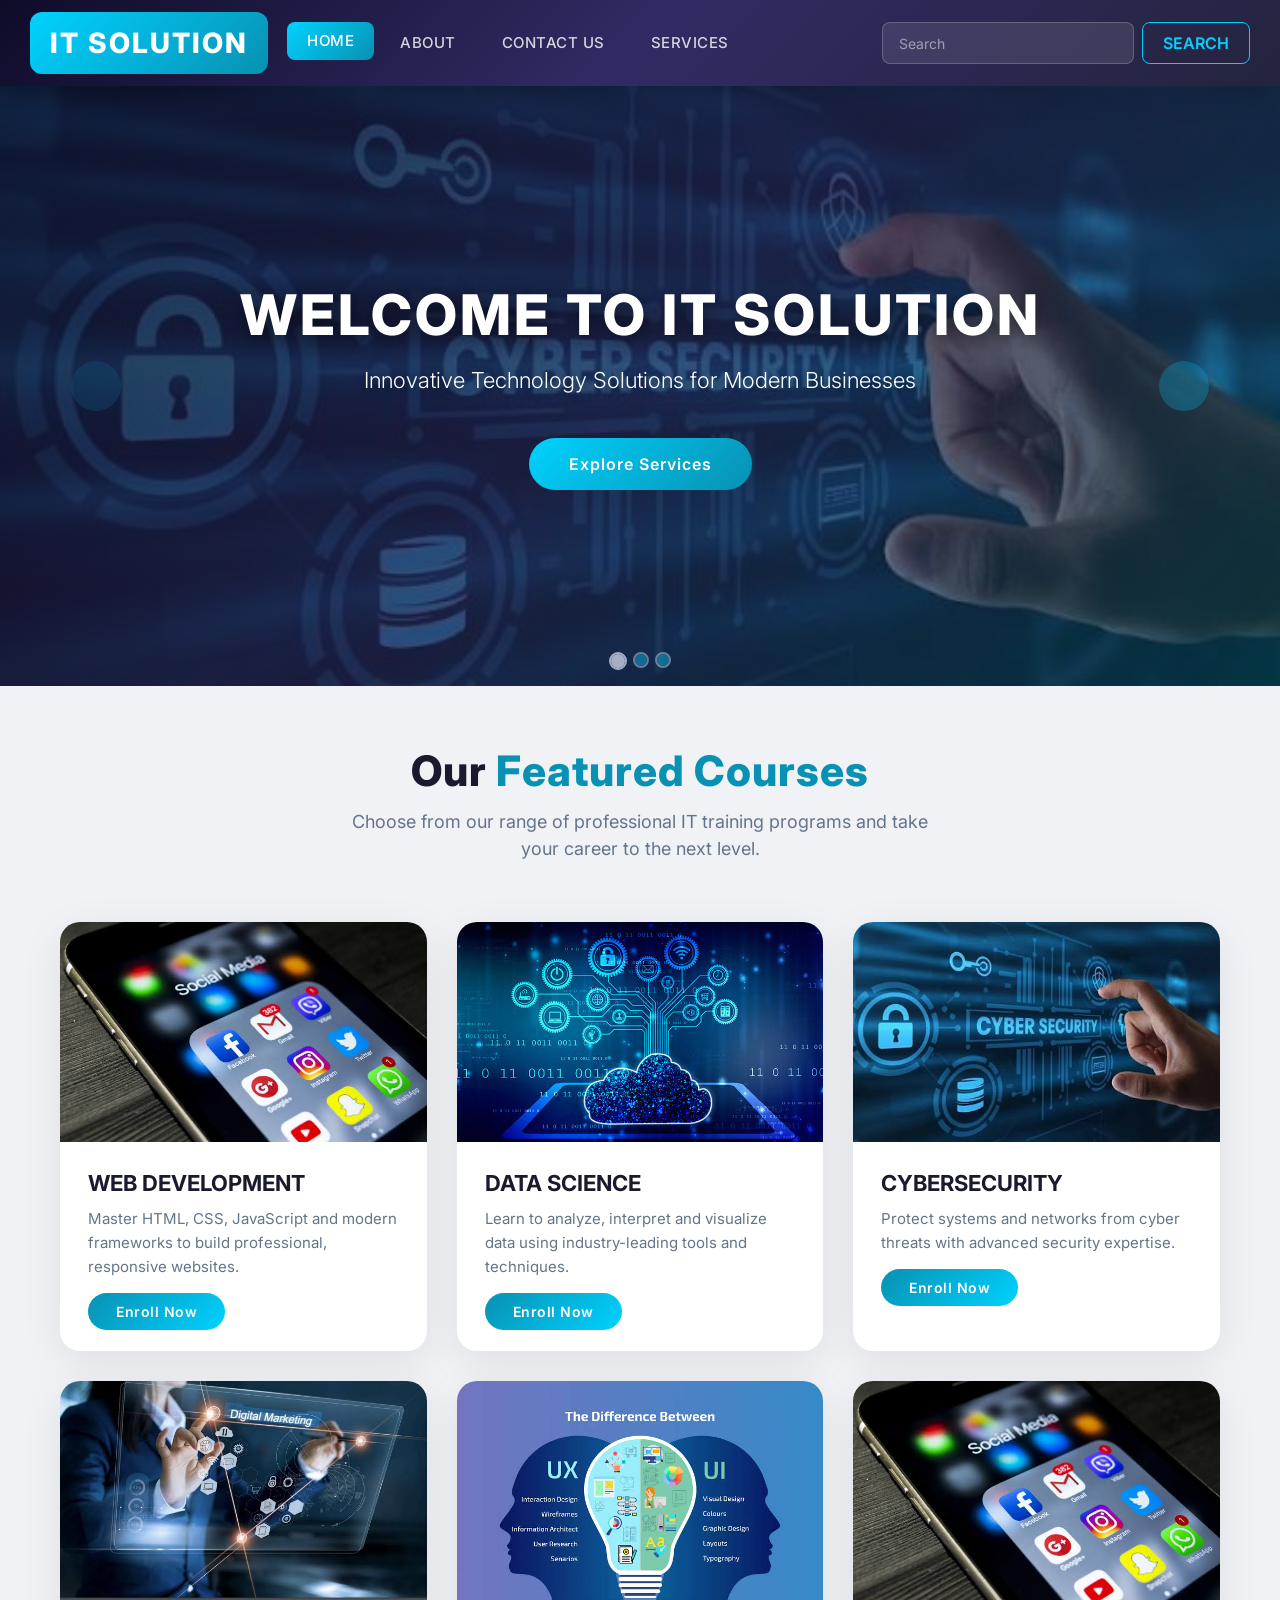
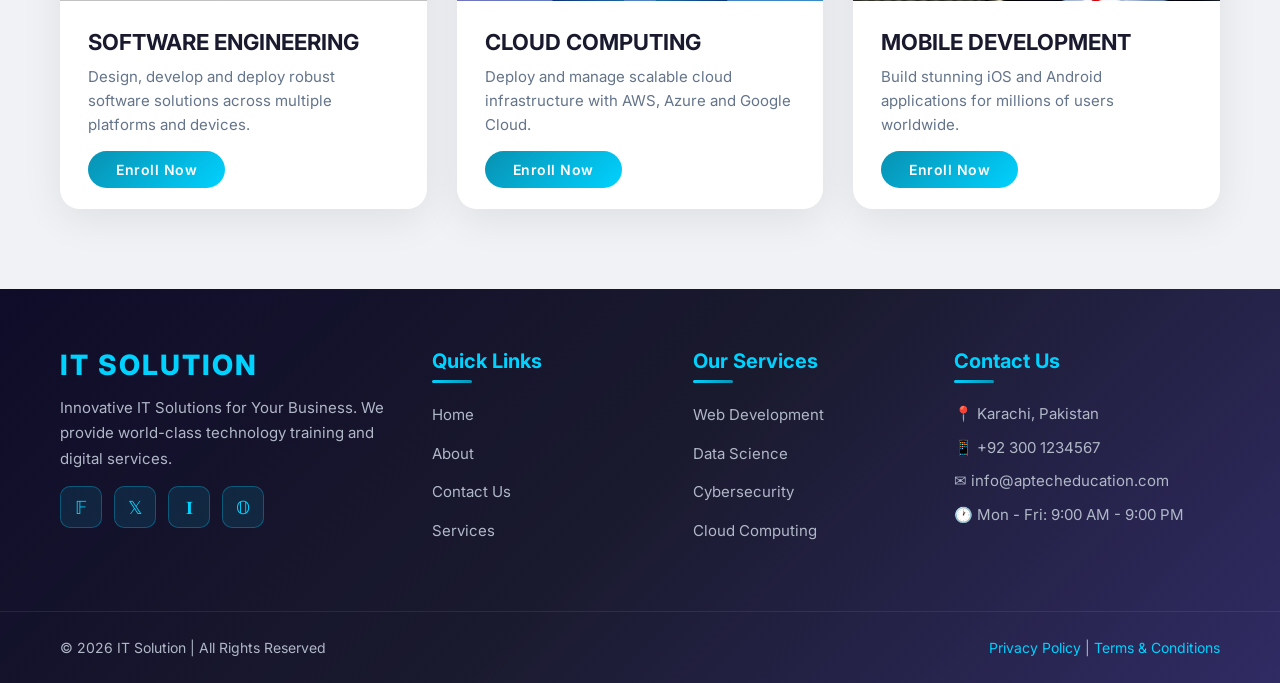
<file: index.html>
<!DOCTYPE html>
<html lang="en">
<head>
    <meta charset="UTF-8">
    <meta name="viewport" content="width=device-width, initial-scale=1.0">
    <title>IT SOLUTION | Home</title>
    <link rel="stylesheet" href="https://cdn.jsdelivr.net/npm/bootstrap@5.3.8/dist/css/bootstrap.min.css">
    <script src="https://cdn.jsdelivr.net/npm/bootstrap@5.3.8/dist/js/bootstrap.bundle.min.js"></script>
    <link rel="stylesheet" href="stlyes.css">
</head>
<body>
  <!-- ===================NAVBAR=========================== -->
  <nav class="navbar navbar-expand-lg navbar-custom">
    <div class="container-fluid">
      <a class="navbar-brand" href="#">IT SOLUTION</a>
      <button class="navbar-toggler" type="button" data-bs-toggle="collapse" data-bs-target="#navbarSupportedContent" aria-controls="navbarSupportedContent" aria-expanded="false" aria-label="Toggle navigation">
        <span class="navbar-toggler-icon"></span>
      </button>
      <div class="collapse navbar-collapse" id="navbarSupportedContent">
        <ul class="navbar-nav me-auto mb-2 mb-lg-0">
          <li class="nav-item">
            <a class="nav-link active" aria-current="page" href="index.html">HOME</a>
          </li>
          <li class="nav-item">
            <a class="nav-link" href="./pages/about.html">ABOUT</a>
          </li>
          <li class="nav-item">
            <a class="nav-link" href="./pages/contactus.html">CONTACT US</a>
          </li>
          <li class="nav-item">
            <a class="nav-link" href="./pages/services.html">SERVICES</a>
          </li>
        </ul>
        <form class="d-flex" role="search">
          <input class="form-control me-2" type="search" placeholder="Search" aria-label="Search">
          <button class="btn btn-outline-success" type="submit">SEARCH</button>
        </form>
      </div>
    </div>
  </nav>

  <!-- =======================CAROUSEL SLIDES======================== -->
  <section class="carousel-section">
    <div id="carouselExampleIndicators" class="carousel slide" data-bs-ride="carousel">
      <div class="carousel-indicators">
        <button type="button" data-bs-target="#carouselExampleIndicators" data-bs-slide-to="0" class="active" aria-current="true" aria-label="Slide 1"></button>
        <button type="button" data-bs-target="#carouselExampleIndicators" data-bs-slide-to="1" aria-label="Slide 2"></button>
        <button type="button" data-bs-target="#carouselExampleIndicators" data-bs-slide-to="2" aria-label="Slide 3"></button>
      </div>
      <div class="carousel-inner">
        <div class="carousel-item active">
          <img src="IMAGES/images (5).jpg" class="d-block w-100" alt="Technology Solutions">
        </div>
        <div class="carousel-item">
          <img src="IMAGES/images (6).jpg" class="d-block w-100" alt="IT Services">
        </div>
        <div class="carousel-item">
          <img src="IMAGES/images (4).jpg" class="d-block w-100" alt="Digital Innovation">
        </div>
      </div>
      <button class="carousel-control-prev" type="button" data-bs-target="#carouselExampleIndicators" data-bs-slide="prev">
        <span class="carousel-control-prev-icon" aria-hidden="true"></span>
        <span class="visually-hidden">Previous</span>
      </button>
      <button class="carousel-control-next" type="button" data-bs-target="#carouselExampleIndicators" data-bs-slide="next">
        <span class="carousel-control-next-icon" aria-hidden="true"></span>
        <span class="visually-hidden">Next</span>
      </button>
      <div class="carousel-overlay">
        <h1>WELCOME TO IT SOLUTION</h1>
        <p>Innovative Technology Solutions for Modern Businesses</p>
        <a href="./pages/services.html" class="btn-carousel">Explore Services</a>
      </div>
    </div>
  </section>

  <!-- =======================SECTION HEADER======================== -->
  <div class="section-header">
    <h2>Our <span>Featured Courses</span></h2>
    <p>Choose from our range of professional IT training programs and take your career to the next level.</p>
  </div>

  <!-- ========================CARDS===================================== -->
  <div class="card_container">
    <div class="card">
      <img src="IMAGES/images (2).jpg" class="card-img-top" alt="Web Development">
      <div class="card-body">
        <h5 class="card-title">WEB DEVELOPMENT</h5>
        <p class="card-text">Master HTML, CSS, JavaScript and modern frameworks to build professional, responsive websites.</p>
        <a href="./pages/services.html" class="btn-card">Enroll Now</a>
      </div>
    </div>

    <div class="card">
      <img src="IMAGES/images (4).jpg" class="card-img-top" alt="Data Science">
      <div class="card-body">
        <h5 class="card-title">DATA SCIENCE</h5>
        <p class="card-text">Learn to analyze, interpret and visualize data using industry-leading tools and techniques.</p>
        <a href="./pages/services.html" class="btn-card">Enroll Now</a>
      </div>
    </div>

    <div class="card">
      <img src="IMAGES/images (5).jpg" class="card-img-top" alt="Cybersecurity">
      <div class="card-body">
        <h5 class="card-title">CYBERSECURITY</h5>
        <p class="card-text">Protect systems and networks from cyber threats with advanced security expertise.</p>
        <a href="./pages/services.html" class="btn-card">Enroll Now</a>
      </div>
    </div>

    <div class="card">
      <img src="IMAGES/images (6).jpg" class="card-img-top" alt="Software Engineering">
      <div class="card-body">
        <h5 class="card-title">SOFTWARE ENGINEERING</h5>
        <p class="card-text">Design, develop and deploy robust software solutions across multiple platforms and devices.</p>
        <a href="./pages/services.html" class="btn-card">Enroll Now</a>
      </div>
    </div>

    <div class="card">
      <img src="IMAGES/images (3).jpg" class="card-img-top" alt="Cloud Computing">
      <div class="card-body">
        <h5 class="card-title">CLOUD COMPUTING</h5>
        <p class="card-text">Deploy and manage scalable cloud infrastructure with AWS, Azure and Google Cloud.</p>
        <a href="./pages/services.html" class="btn-card">Enroll Now</a>
      </div>
    </div>

    <div class="card">
      <img src="IMAGES/images (2).jpg" class="card-img-top" alt="Mobile Development">
      <div class="card-body">
        <h5 class="card-title">MOBILE DEVELOPMENT</h5>
        <p class="card-text">Build stunning iOS and Android applications for millions of users worldwide.</p>
        <a href="./pages/services.html" class="btn-card">Enroll Now</a>
      </div>
    </div>
  </div>

  <!-- =======================FOOTER======================== -->
  <footer class="footer">
    <div class="footer-container">
      <!-- Company Info -->
      <div class="footer-box">
        <h2>IT SOLUTION</h2>
        <p>Innovative IT Solutions for Your Business. We provide world-class technology training and digital services.</p>
        <div class="footer-social">
          <a href="#" aria-label="Facebook">&#120125;</a>
          <a href="#" aria-label="Twitter">&#120143;</a>
          <a href="#" aria-label="LinkedIn">&#120496;</a>
          <a href="#" aria-label="Instagram">&#120134;</a>
        </div>
      </div>

      <!-- Quick Links -->
      <div class="footer-box">
        <h3>Quick Links</h3>
        <ul>
          <li><a href="index.html">Home</a></li>
          <li><a href="./pages/about.html">About</a></li>
          <li><a href="./pages/contactus.html">Contact Us</a></li>
          <li><a href="./pages/services.html">Services</a></li>
        </ul>
      </div>

      <!-- Services -->
      <div class="footer-box">
        <h3>Our Services</h3>
        <ul>
          <li><a href="./pages/services.html">Web Development</a></li>
          <li><a href="./pages/services.html">Data Science</a></li>
          <li><a href="./pages/services.html">Cybersecurity</a></li>
          <li><a href="./pages/services.html">Cloud Computing</a></li>
        </ul>
      </div>

      <!-- Contact Information -->
      <div class="footer-box">
        <h3>Contact Us</h3>
        <p>&#128205; Karachi, Pakistan</p>
        <p>&#128241; +92 300 1234567</p>
        <p>&#9993; info@aptecheducation.com</p>
        <p>&#128336; Mon - Fri: 9:00 AM - 9:00 PM</p>
      </div>
    </div>

    <!-- Bottom Footer -->
    <div class="footer-bottom">
      <p>&#169; 2026 IT Solution | All Rights Reserved</p>
      <p>
        <a href="#">Privacy Policy</a> |
        <a href="#">Terms &amp; Conditions</a>
      </p>
    </div>
  </footer>
</body>
</html>
</file>
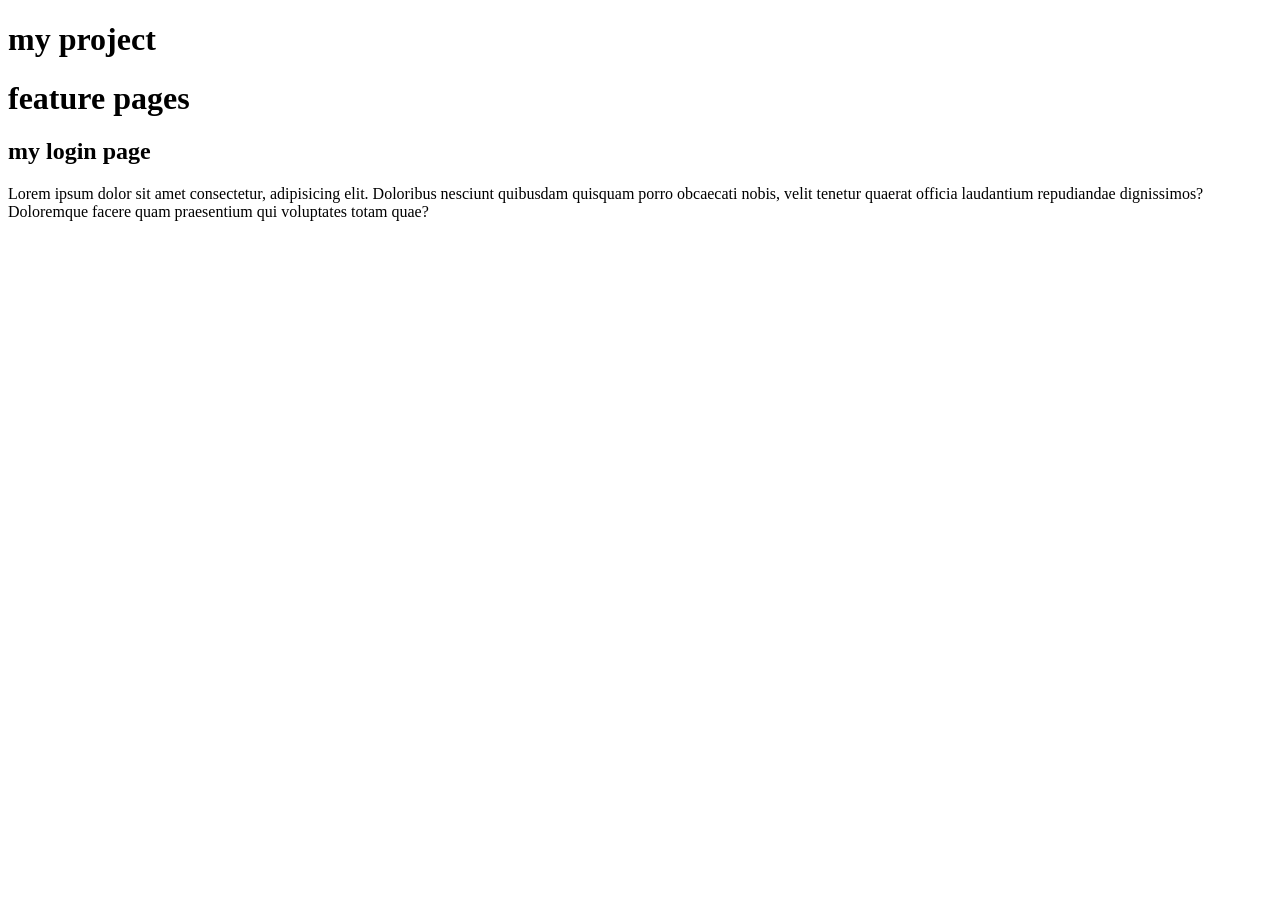
<file: login.html>
<!DOCTYPE html>
<html lang="en">
<head>
    <meta charset="UTF-8">
    <meta name="viewport" content="width=device-width, initial-scale=1.0">
    <title>Document</title>
</head>
<body>
    <h1>my project
    </h1>
    <h1>feature pages</h1>
    <h2>my login page</h2>
    <p>Lorem ipsum dolor sit amet consectetur, adipisicing elit. Doloribus nesciunt quibusdam quisquam porro obcaecati nobis, velit tenetur quaerat officia laudantium repudiandae dignissimos? Doloremque facere quam praesentium qui voluptates totam quae?</p>
</body>
</html>
</file>
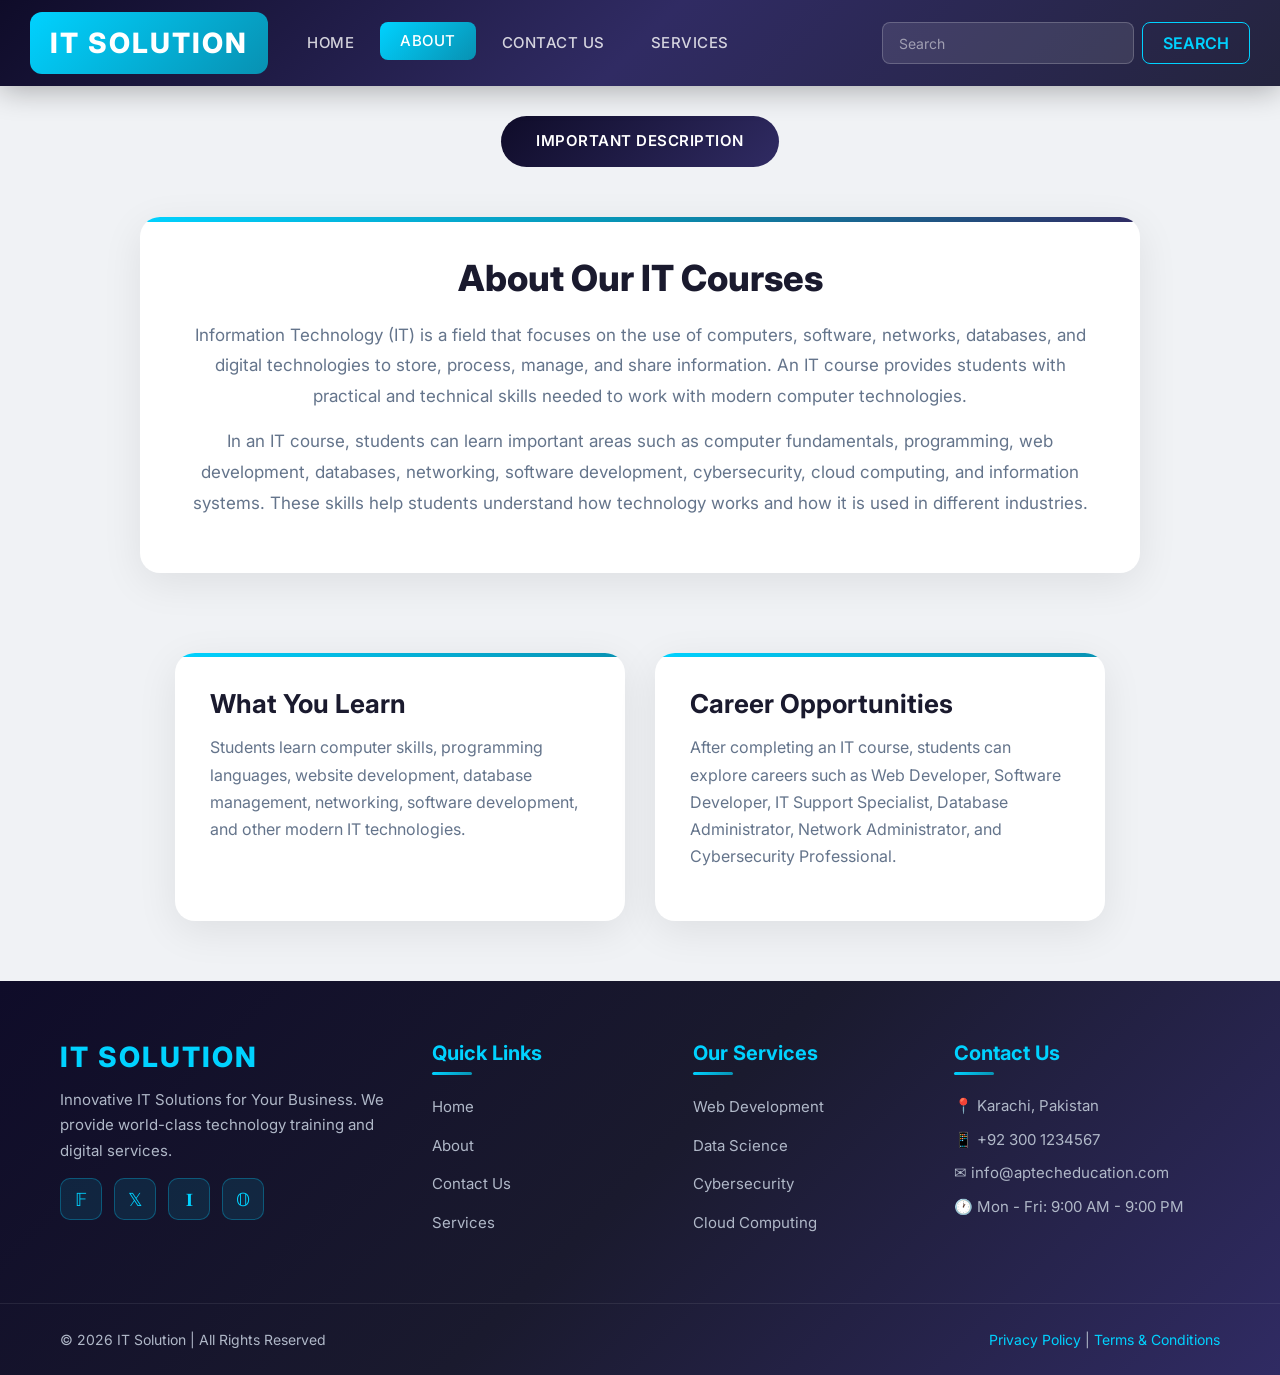
<file: pages/about.html>
<!DOCTYPE html>
<html lang="en">
<head>
    <meta charset="UTF-8">
    <meta name="viewport" content="width=device-width, initial-scale=1.0">
    <title>IT SOLUTION | About Us</title>
    <link rel="stylesheet" href="https://cdn.jsdelivr.net/npm/bootstrap@5.3.8/dist/css/bootstrap.min.css">
    <script src="https://cdn.jsdelivr.net/npm/bootstrap@5.3.8/dist/js/bootstrap.bundle.min.js"></script>
    <link rel="stylesheet" href="../stlyes.css">
</head>
<body>
    <!-- ===================NAVBAR=========================== -->
    <nav class="navbar navbar-expand-lg navbar-custom">
        <div class="container-fluid">
            <a class="navbar-brand" href="#">IT SOLUTION</a>
            <button class="navbar-toggler" type="button" data-bs-toggle="collapse" data-bs-target="#navbarSupportedContent" aria-controls="navbarSupportedContent" aria-expanded="false" aria-label="Toggle navigation">
                <span class="navbar-toggler-icon"></span>
            </button>
            <div class="collapse navbar-collapse" id="navbarSupportedContent">
                <ul class="navbar-nav me-auto mb-2 mb-lg-0">
                    <li class="nav-item">
                        <a class="nav-link" href="../index.html">HOME</a>
                    </li>
                    <li class="nav-item">
                        <a class="nav-link active" aria-current="page" href="about.html">ABOUT</a>
                    </li>
                    <li class="nav-item">
                        <a class="nav-link" href="contactus.html">CONTACT US</a>
                    </li>
                    <li class="nav-item">
                        <a class="nav-link" href="services.html">SERVICES</a>
                    </li>
                </ul>
                <form class="d-flex" role="search">
                    <input class="form-control me-2" type="search" placeholder="Search" aria-label="Search">
                    <button class="btn btn-outline-success" type="submit">SEARCH</button>
                </form>
            </div>
        </div>
    </nav>

    <!-- =====================MODAL======================= -->
    <button type="button" class="btn-open-modal" data-bs-toggle="modal" data-bs-target="#exampleModal">
        IMPORTANT DESCRIPTION
    </button>

    <div class="modal fade" id="exampleModal" tabindex="-1" aria-labelledby="exampleModalLabel" aria-hidden="true">
        <div class="modal-dialog modal-dialog-centered">
            <div class="modal-content">
                <div class="modal-header">
                    <h1 class="modal-title fs-5" id="exampleModalLabel">Importance of IT</h1>
                    <button type="button" class="btn-close" data-bs-dismiss="modal" aria-label="Close"></button>
                </div>
                <div class="modal-body">
                    Information Technology (IT) is essential because it forms the core digital foundation for modern daily life, global communication, and economic operations.
                    From cloud computing to artificial intelligence, IT powers every industry and opens endless opportunities for innovation and growth.
                </div>
                <div class="modal-footer">
                    <button type="button" class="btn-modal-close" data-bs-dismiss="modal">Close</button>
                    <button type="button" class="btn-modal-save">Save Changes</button>
                </div>
            </div>
        </div>
    </div>

    <!-- =====================ABOUT SECTION======================= -->
    <section class="about">
        <h2>About Our IT Courses</h2>
        <p>
            Information Technology (IT) is a field that focuses on the use of
            computers, software, networks, databases, and digital technologies
            to store, process, manage, and share information. An IT course
            provides students with practical and technical skills needed to
            work with modern computer technologies.
        </p>
        <p>
            In an IT course, students can learn important areas such as
            computer fundamentals, programming, web development, databases,
            networking, software development, cybersecurity, cloud computing,
            and information systems. These skills help students understand
            how technology works and how it is used in different industries.
        </p>
    </section>

    <!-- =====================MISSION & VISION======================= -->
    <section class="mission-vision">
        <div class="mission-card">
            <h2>What You Learn</h2>
            <p>
                Students learn computer skills, programming languages, website
                development, database management, networking, software
                development, and other modern IT technologies.
            </p>
        </div>

        <div class="vision-card">
            <h2>Career Opportunities</h2>
            <p>
                After completing an IT course, students can explore careers
                such as Web Developer, Software Developer, IT Support Specialist,
                Database Administrator, Network Administrator, and Cybersecurity
                Professional.
            </p>
        </div>
    </section>

    <footer class="footer">
        <div class="footer-container">
            <!-- Company Info -->
            <div class="footer-box">
                <h2>IT SOLUTION</h2>
                <p>Innovative IT Solutions for Your Business. We provide world-class technology training and digital services.</p>
                <div class="footer-social">
                    <a href="#" aria-label="Facebook">&#120125;</a>
                    <a href="#" aria-label="Twitter">&#120143;</a>
                    <a href="#" aria-label="LinkedIn">&#120496;</a>
                    <a href="#" aria-label="Instagram">&#120134;</a>
                </div>
            </div>

            <!-- Quick Links -->
            <div class="footer-box">
                <h3>Quick Links</h3>
                <ul>
                    <li><a href="../index.html">Home</a></li>
                    <li><a href="about.html">About</a></li>
                    <li><a href="contactus.html">Contact Us</a></li>
                    <li><a href="services.html">Services</a></li>
                </ul>
            </div>

            <!-- Services -->
            <div class="footer-box">
                <h3>Our Services</h3>
                <ul>
                    <li><a href="services.html">Web Development</a></li>
                    <li><a href="services.html">Data Science</a></li>
                    <li><a href="services.html">Cybersecurity</a></li>
                    <li><a href="services.html">Cloud Computing</a></li>
                </ul>
            </div>

            <!-- Contact Information -->
            <div class="footer-box">
                <h3>Contact Us</h3>
                <p>&#128205; Karachi, Pakistan</p>
                <p>&#128241; +92 300 1234567</p>
                <p>&#9993; info@aptecheducation.com</p>
                <p>&#128336; Mon - Fri: 9:00 AM - 9:00 PM</p>
            </div>
        </div>

        <!-- Bottom Footer -->
        <div class="footer-bottom">
            <p>&#169; 2026 IT Solution | All Rights Reserved</p>
            <p>
                <a href="#">Privacy Policy</a> |
                <a href="#">Terms &amp; Conditions</a>
            </p>
        </div>
    </footer>
</body>
</html>
</file>
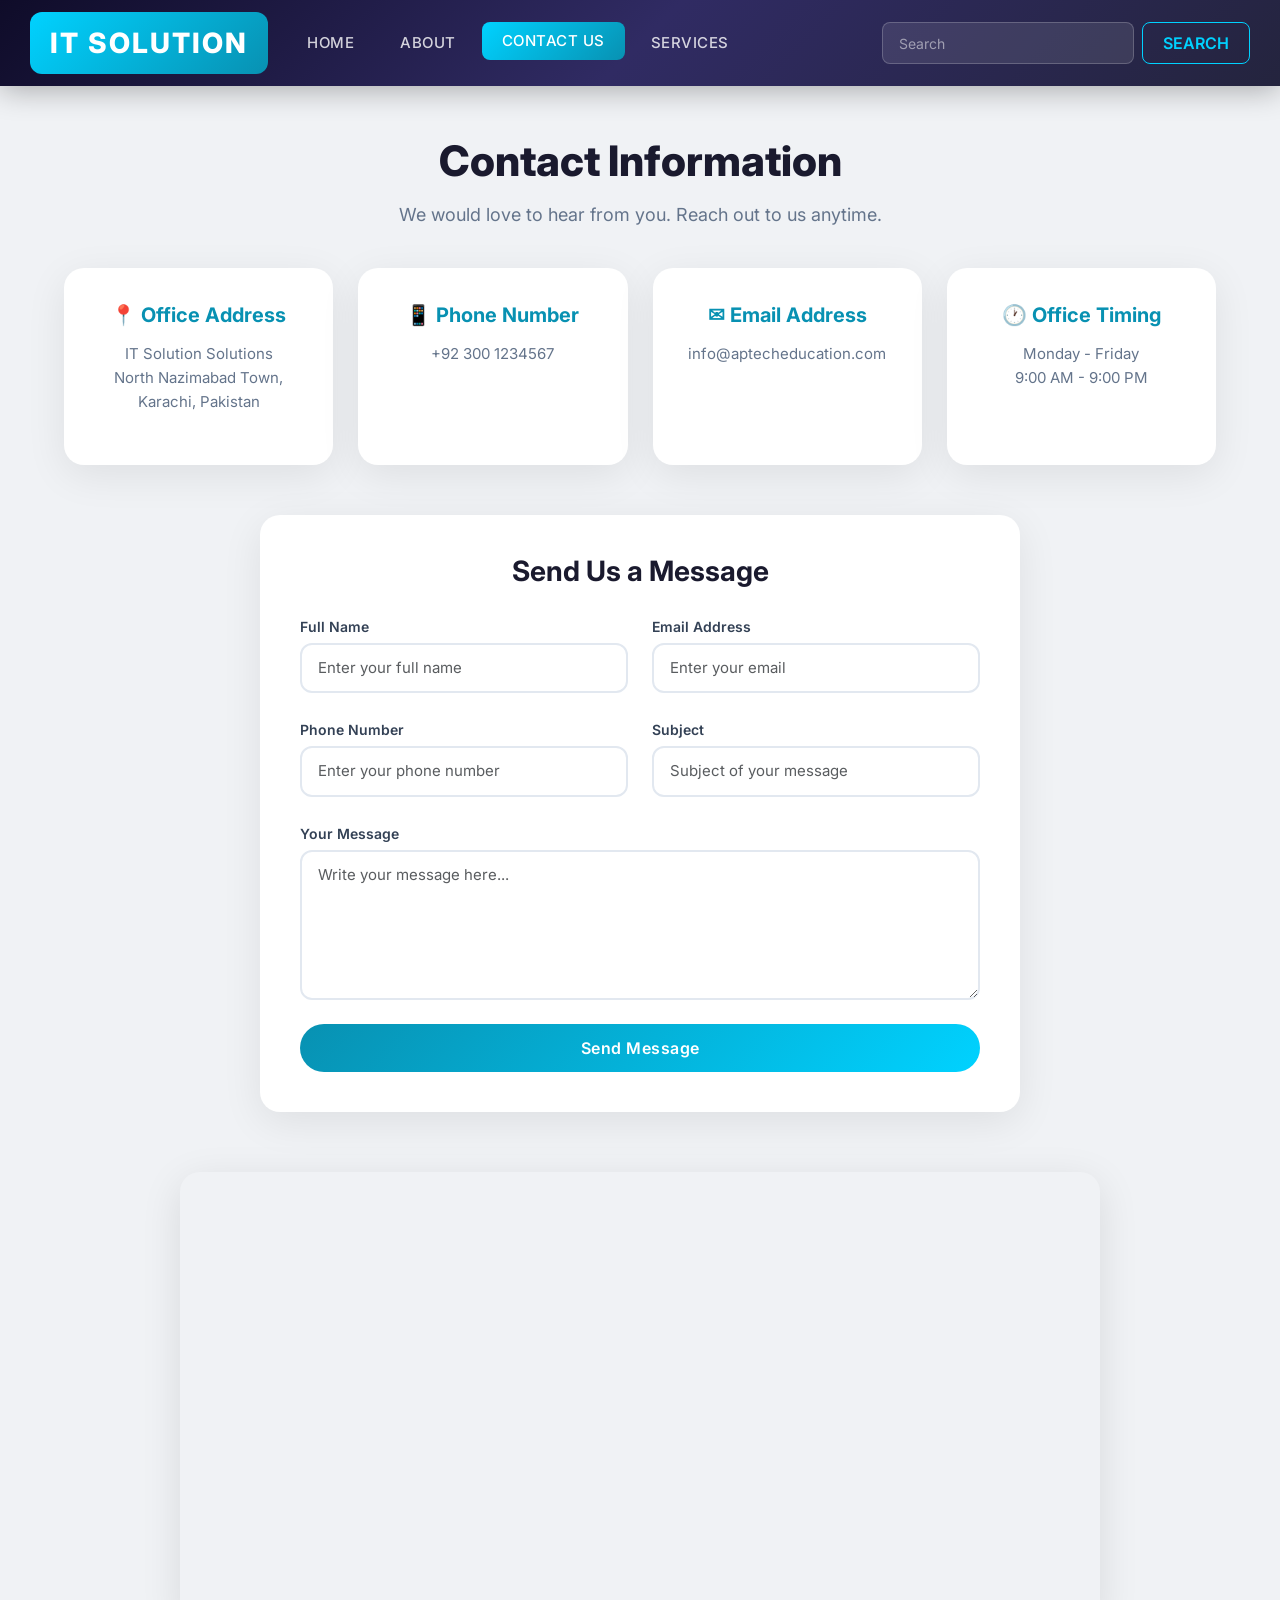
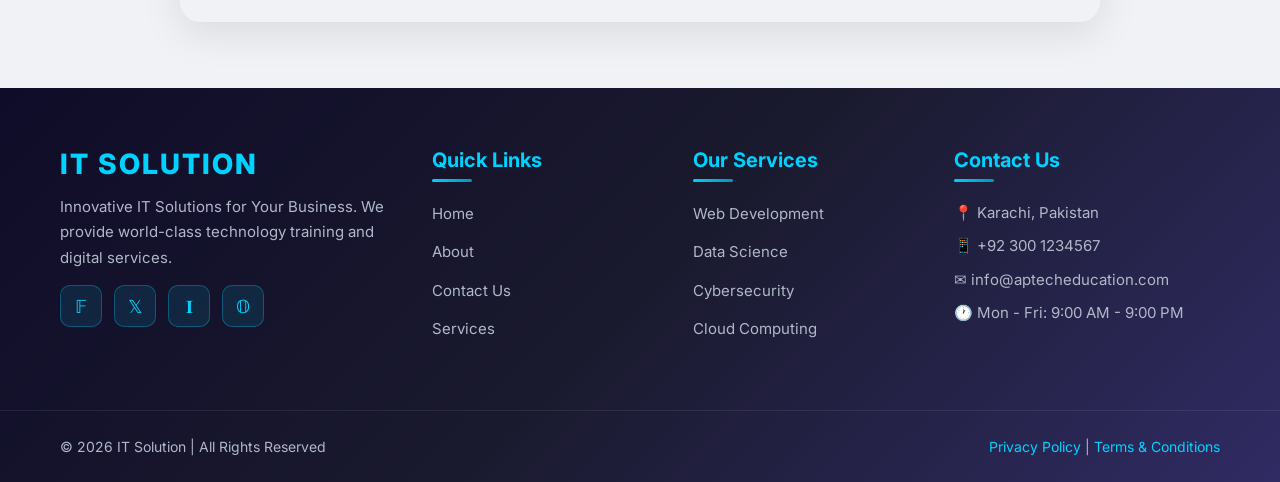
<file: pages/contactus.html>
<!DOCTYPE html>
<html lang="en">
<head>
    <meta charset="UTF-8">
    <meta name="viewport" content="width=device-width, initial-scale=1.0">
    <title>IT SOLUTION | Contact Us</title>
    <link rel="stylesheet" href="https://cdn.jsdelivr.net/npm/bootstrap@5.3.8/dist/css/bootstrap.min.css">
    <script src="https://cdn.jsdelivr.net/npm/bootstrap@5.3.8/dist/js/bootstrap.bundle.min.js"></script>
    <link rel="stylesheet" href="../stlyes.css">
</head>
<body>
    <!-- ===================NAVBAR=========================== -->
    <nav class="navbar navbar-expand-lg navbar-custom">
        <div class="container-fluid">
            <a class="navbar-brand" href="#">IT SOLUTION</a>
            <button class="navbar-toggler" type="button" data-bs-toggle="collapse" data-bs-target="#navbarSupportedContent" aria-controls="navbarSupportedContent" aria-expanded="false" aria-label="Toggle navigation">
                <span class="navbar-toggler-icon"></span>
            </button>
            <div class="collapse navbar-collapse" id="navbarSupportedContent">
                <ul class="navbar-nav me-auto mb-2 mb-lg-0">
                    <li class="nav-item">
                        <a class="nav-link" href="../index.html">HOME</a>
                    </li>
                    <li class="nav-item">
                        <a class="nav-link" href="about.html">ABOUT</a>
                    </li>
                    <li class="nav-item">
                        <a class="nav-link active" aria-current="page" href="contactus.html">CONTACT US</a>
                    </li>
                    <li class="nav-item">
                        <a class="nav-link" href="services.html">SERVICES</a>
                    </li>
                </ul>
                <form class="d-flex" role="search">
                    <input class="form-control me-2" type="search" placeholder="Search" aria-label="Search">
                    <button class="btn btn-outline-success" type="submit">SEARCH</button>
                </form>
            </div>
        </div>
    </nav>

    <!-- ====================CONTACT INFORMATION=============== -->
    <section class="contact-info">
        <h2>Contact Information</h2>
        <p>We would love to hear from you. Reach out to us anytime.</p>

        <div class="info-container">
            <div class="info-box">
                <h3>&#128205; Office Address</h3>
                <p>IT Solution Solutions<br>North Nazimabad Town, Karachi, Pakistan</p>
            </div>

            <div class="info-box">
                <h3>&#128241; Phone Number</h3>
                <p>+92 300 1234567</p>
            </div>

            <div class="info-box">
                <h3>&#9993; Email Address</h3>
                <p>info@aptecheducation.com</p>
            </div>

            <div class="info-box">
                <h3>&#128336; Office Timing</h3>
                <p>Monday - Friday<br>9:00 AM - 9:00 PM</p>
            </div>
        </div>
    </section>

    <!-- ====================CONTACT FORM=============== -->
    <section class="contact-form-section">
        <div class="contact-form">
            <h3>Send Us a Message</h3>
            <div class="row g-4">
                <div class="col-md-6">
                    <label for="name" class="form-label">Full Name</label>
                    <input type="text" class="form-control" id="name" placeholder="Enter your full name">
                </div>
                <div class="col-md-6">
                    <label for="email" class="form-label">Email Address</label>
                    <input type="email" class="form-control" id="email" placeholder="Enter your email">
                </div>
                <div class="col-md-6">
                    <label for="phone" class="form-label">Phone Number</label>
                    <input type="tel" class="form-control" id="phone" placeholder="Enter your phone number">
                </div>
                <div class="col-md-6">
                    <label for="subject" class="form-label">Subject</label>
                    <input type="text" class="form-control" id="subject" placeholder="Subject of your message">
                </div>
                <div class="col-12">
                    <label for="message" class="form-label">Your Message</label>
                    <textarea class="form-control" id="message" placeholder="Write your message here..."></textarea>
                </div>
                <div class="col-12 text-center">
                    <button type="submit" class="btn-submit">Send Message</button>
                </div>
            </div>
        </div>
    </section>

    <!-- ====================MAP=============== -->
    <div class="map-section">
        <iframe src="https://www.google.com/maps/embed?pb=!1m14!1m12!1m3!1d28945.862931030482!2d67.0338113!3d24.9241358!2m3!1f0!2f0!3f0!3m2!1i1024!2i768!4f13.1!5e0!3m2!1sen!2s!4v1788013471668!5m2!1sen!2s" height="450" style="border:0;" allowfullscreen="" loading="lazy" referrerpolicy="strict-origin-when-cross-origin"></iframe>
    </div>

    <footer class="footer">
        <div class="footer-container">
            <!-- Company Info -->
            <div class="footer-box">
                <h2>IT SOLUTION</h2>
                <p>Innovative IT Solutions for Your Business. We provide world-class technology training and digital services.</p>
                <div class="footer-social">
                    <a href="#" aria-label="Facebook">&#120125;</a>
                    <a href="#" aria-label="Twitter">&#120143;</a>
                    <a href="#" aria-label="LinkedIn">&#120496;</a>
                    <a href="#" aria-label="Instagram">&#120134;</a>
                </div>
            </div>

            <!-- Quick Links -->
            <div class="footer-box">
                <h3>Quick Links</h3>
                <ul>
                    <li><a href="../index.html">Home</a></li>
                    <li><a href="about.html">About</a></li>
                    <li><a href="contactus.html">Contact Us</a></li>
                    <li><a href="services.html">Services</a></li>
                </ul>
            </div>

            <!-- Services -->
            <div class="footer-box">
                <h3>Our Services</h3>
                <ul>
                    <li><a href="services.html">Web Development</a></li>
                    <li><a href="services.html">Data Science</a></li>
                    <li><a href="services.html">Cybersecurity</a></li>
                    <li><a href="services.html">Cloud Computing</a></li>
                </ul>
            </div>

            <!-- Contact Information -->
            <div class="footer-box">
                <h3>Contact Us</h3>
                <p>&#128205; Karachi, Pakistan</p>
                <p>&#128241; +92 300 1234567</p>
                <p>&#9993; info@aptecheducation.com</p>
                <p>&#128336; Mon - Fri: 9:00 AM - 9:00 PM</p>
            </div>
        </div>

        <!-- Bottom Footer -->
        <div class="footer-bottom">
            <p>&#169; 2026 IT Solution | All Rights Reserved</p>
            <p>
                <a href="#">Privacy Policy</a> |
                <a href="#">Terms &amp; Conditions</a>
            </p>
        </div>
    </footer>
</body>
</html>
</file>
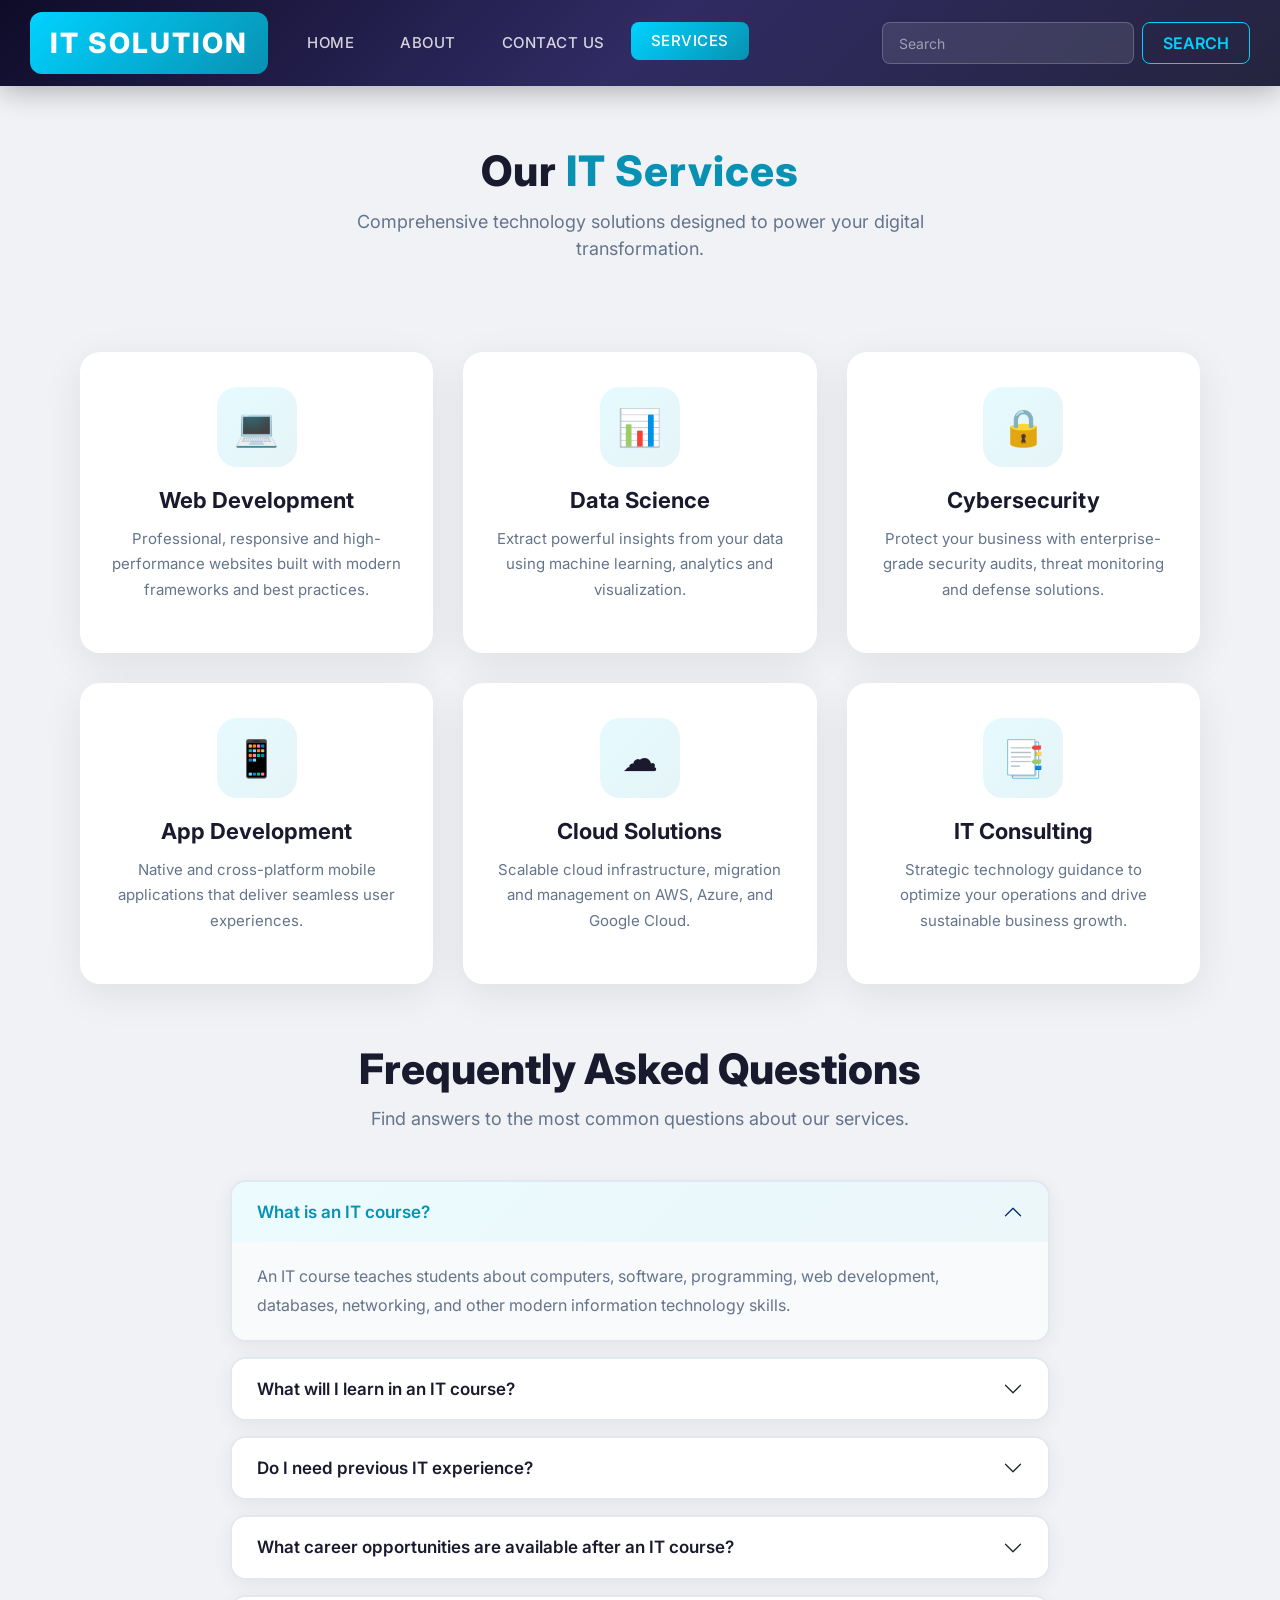
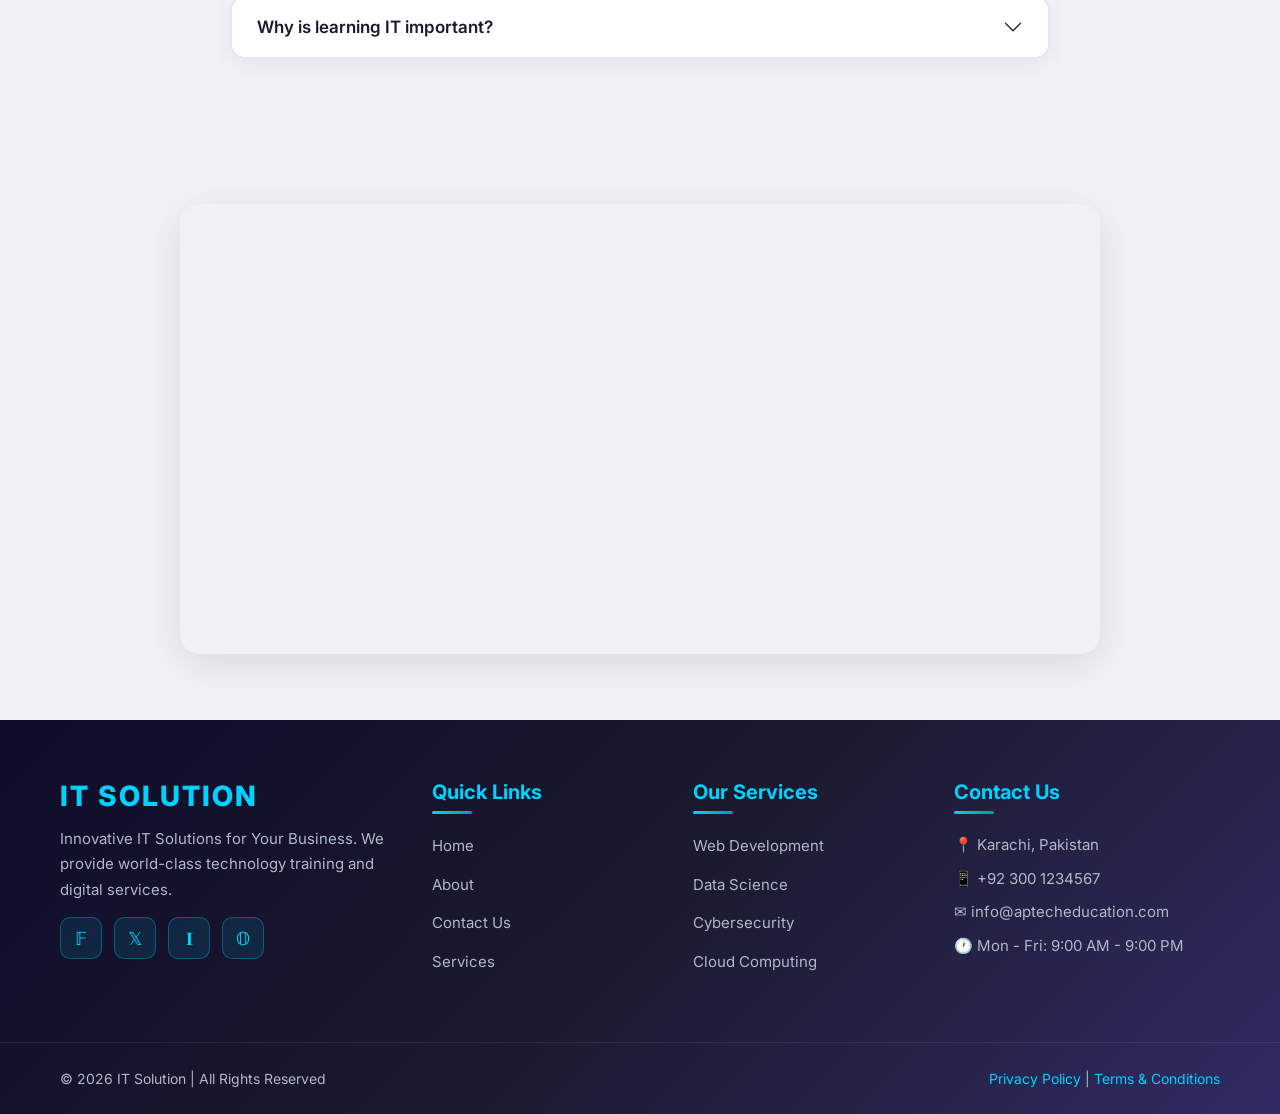
<file: pages/services.html>
<!DOCTYPE html>
<html lang="en">
<head>
    <meta charset="UTF-8">
    <meta name="viewport" content="width=device-width, initial-scale=1.0">
    <title>IT SOLUTION | Services</title>
    <link rel="stylesheet" href="https://cdn.jsdelivr.net/npm/bootstrap@5.3.8/dist/css/bootstrap.min.css">
    <script src="https://cdn.jsdelivr.net/npm/bootstrap@5.3.8/dist/js/bootstrap.bundle.min.js"></script>
    <link rel="stylesheet" href="../stlyes.css">
</head>
<body>
    <!-- ===================NAVBAR=========================== -->
    <nav class="navbar navbar-expand-lg navbar-custom">
        <div class="container-fluid">
            <a class="navbar-brand" href="#">IT SOLUTION</a>
            <button class="navbar-toggler" type="button" data-bs-toggle="collapse" data-bs-target="#navbarSupportedContent" aria-controls="navbarSupportedContent" aria-expanded="false" aria-label="Toggle navigation">
                <span class="navbar-toggler-icon"></span>
            </button>
            <div class="collapse navbar-collapse" id="navbarSupportedContent">
                <ul class="navbar-nav me-auto mb-2 mb-lg-0">
                    <li class="nav-item">
                        <a class="nav-link" href="../index.html">HOME</a>
                    </li>
                    <li class="nav-item">
                        <a class="nav-link" href="about.html">ABOUT</a>
                    </li>
                    <li class="nav-item">
                        <a class="nav-link" href="contactus.html">CONTACT US</a>
                    </li>
                    <li class="nav-item">
                        <a class="nav-link active" aria-current="page" href="services.html">SERVICES</a>
                    </li>
                </ul>
                <form class="d-flex" role="search">
                    <input class="form-control me-2" type="search" placeholder="Search" aria-label="Search">
                    <button class="btn btn-outline-success" type="submit">SEARCH</button>
                </form>
            </div>
        </div>
    </nav>

    <!-- =====================SERVICES GRID====================== -->
    <div class="section-header">
        <h2>Our <span>IT Services</span></h2>
        <p>Comprehensive technology solutions designed to power your digital transformation.</p>
    </div>

    <section class="services-section">
        <div class="services-grid">
            <div class="service-card">
                <div class="service-icon"><span>&#128187;</span></div>
                <h3>Web Development</h3>
                <p>Professional, responsive and high-performance websites built with modern frameworks and best practices.</p>
            </div>

            <div class="service-card">
                <div class="service-icon"><span>&#128202;</span></div>
                <h3>Data Science</h3>
                <p>Extract powerful insights from your data using machine learning, analytics and visualization.</p>
            </div>

            <div class="service-card">
                <div class="service-icon"><span>&#128274;</span></div>
                <h3>Cybersecurity</h3>
                <p>Protect your business with enterprise-grade security audits, threat monitoring and defense solutions.</p>
            </div>

            <div class="service-card">
                <div class="service-icon"><span>&#128241;</span></div>
                <h3>App Development</h3>
                <p>Native and cross-platform mobile applications that deliver seamless user experiences.</p>
            </div>

            <div class="service-card">
                <div class="service-icon"><span>&#9729;</span></div>
                <h3>Cloud Solutions</h3>
                <p>Scalable cloud infrastructure, migration and management on AWS, Azure, and Google Cloud.</p>
            </div>

            <div class="service-card">
                <div class="service-icon"><span>&#128209;</span></div>
                <h3>IT Consulting</h3>
                <p>Strategic technology guidance to optimize your operations and drive sustainable business growth.</p>
            </div>
        </div>
    </section>

    <!-- =====================ACCORDION (FAQ)====================== -->
    <section class="faq-section">
        <div class="text-center mb-5">
            <h2 class="faq-title">Frequently Asked Questions</h2>
            <p class="faq-subtitle">
                Find answers to the most common questions about our services.
            </p>
        </div>

        <div class="accordion modern-faq" id="accordionExample">
            <!-- FAQ 1 -->
            <div class="accordion-item">
                <h2 class="accordion-header">
                    <button class="accordion-button" type="button" data-bs-toggle="collapse" data-bs-target="#collapseOne" aria-expanded="true" aria-controls="collapseOne">
                        What is an IT course?
                    </button>
                </h2>
                <div id="collapseOne" class="accordion-collapse collapse show" data-bs-parent="#accordionExample">
                    <div class="accordion-body">
                        An IT course teaches students about computers, software, programming, web development, databases, networking, and other modern information technology skills.
                    </div>
                </div>
            </div>

            <!-- FAQ 2 -->
            <div class="accordion-item">
                <h2 class="accordion-header">
                    <button class="accordion-button collapsed" type="button" data-bs-toggle="collapse" data-bs-target="#collapseTwo" aria-expanded="false" aria-controls="collapseTwo">
                        What will I learn in an IT course?
                    </button>
                </h2>
                <div id="collapseTwo" class="accordion-collapse collapse" data-bs-parent="#accordionExample">
                    <div class="accordion-body">
                        You can learn computer fundamentals, programming, web development, databases, networking, software development, cybersecurity, and other useful IT skills.
                    </div>
                </div>
            </div>

            <!-- FAQ 3 -->
            <div class="accordion-item">
                <h2 class="accordion-header">
                    <button class="accordion-button collapsed" type="button" data-bs-toggle="collapse" data-bs-target="#collapseThree" aria-expanded="false" aria-controls="collapseThree">
                        Do I need previous IT experience?
                    </button>
                </h2>
                <div id="collapseThree" class="accordion-collapse collapse" data-bs-parent="#accordionExample">
                    <div class="accordion-body">
                        No. Beginners can start an IT course without previous professional experience. Basic computer knowledge can help you learn more comfortably.
                    </div>
                </div>
            </div>

            <!-- FAQ 4 -->
            <div class="accordion-item">
                <h2 class="accordion-header">
                    <button class="accordion-button collapsed" type="button" data-bs-toggle="collapse" data-bs-target="#collapseFour" aria-expanded="false" aria-controls="collapseFour">
                        What career opportunities are available after an IT course?
                    </button>
                </h2>
                <div id="collapseFour" class="accordion-collapse collapse" data-bs-parent="#accordionExample">
                    <div class="accordion-body">
                        After completing an IT course, students can explore careers such as Web Developer, Software Developer, IT Support Specialist, Network Administrator, Database Administrator, and Cybersecurity Professional.
                    </div>
                </div>
            </div>

            <!-- FAQ 5 -->
            <div class="accordion-item">
                <h2 class="accordion-header">
                    <button class="accordion-button collapsed" type="button" data-bs-toggle="collapse" data-bs-target="#collapseFive" aria-expanded="false" aria-controls="collapseFive">
                        Why is learning IT important?
                    </button>
                </h2>
                <div id="collapseFive" class="accordion-collapse collapse" data-bs-parent="#accordionExample">
                    <div class="accordion-body">
                        IT skills are important because technology is used in almost every industry. Learning IT can improve technical knowledge, problem-solving skills, and career opportunities in the digital world.
                    </div>
                </div>
            </div>
        </div>
    </section>

    <!-- =====================MAP====================== -->
    <div class="map-section">
        <iframe src="https://www.google.com/maps/embed?pb=!1m14!1m12!1m3!1d28945.862931030482!2d67.0338113!3d24.9241358!2m3!1f0!2f0!3f0!3m2!1i1024!2i768!4f13.1!5e0!3m2!1sen!2s!4v1788013471668!5m2!1sen!2s" height="450" style="border:0;" allowfullscreen="" loading="lazy" referrerpolicy="strict-origin-when-cross-origin"></iframe>
    </div>

    <footer class="footer">
        <div class="footer-container">
            <!-- Company Info -->
            <div class="footer-box">
                <h2>IT SOLUTION</h2>
                <p>Innovative IT Solutions for Your Business. We provide world-class technology training and digital services.</p>
                <div class="footer-social">
                    <a href="#" aria-label="Facebook">&#120125;</a>
                    <a href="#" aria-label="Twitter">&#120143;</a>
                    <a href="#" aria-label="LinkedIn">&#120496;</a>
                    <a href="#" aria-label="Instagram">&#120134;</a>
                </div>
            </div>

            <!-- Quick Links -->
            <div class="footer-box">
                <h3>Quick Links</h3>
                <ul>
                    <li><a href="../index.html">Home</a></li>
                    <li><a href="about.html">About</a></li>
                    <li><a href="contactus.html">Contact Us</a></li>
                    <li><a href="services.html">Services</a></li>
                </ul>
            </div>

            <!-- Services -->
            <div class="footer-box">
                <h3>Our Services</h3>
                <ul>
                    <li><a href="services.html">Web Development</a></li>
                    <li><a href="services.html">Data Science</a></li>
                    <li><a href="services.html">Cybersecurity</a></li>
                    <li><a href="services.html">Cloud Computing</a></li>
                </ul>
            </div>

            <!-- Contact Information -->
            <div class="footer-box">
                <h3>Contact Us</h3>
                <p>&#128205; Karachi, Pakistan</p>
                <p>&#128241; +92 300 1234567</p>
                <p>&#9993; info@aptecheducation.com</p>
                <p>&#128336; Mon - Fri: 9:00 AM - 9:00 PM</p>
            </div>
        </div>

        <!-- Bottom Footer -->
        <div class="footer-bottom">
            <p>&#169; 2026 IT Solution | All Rights Reserved</p>
            <p>
                <a href="#">Privacy Policy</a> |
                <a href="#">Terms &amp; Conditions</a>
            </p>
        </div>
    </footer>
</body>
</html>
</file>
<file: stlyes.css>
@import url('https://fonts.googleapis.com/css2?family=Inter:wght@300;400;500;600;700;800&display=swap');

* {
    box-sizing: border-box;
    margin: 0;
    padding: 0;
}

body {
    font-family: 'Inter', sans-serif;
    margin: 0;
    background-color: #f0f2f5;
    color: #1a1a2e;
    overflow-x: hidden;
}

/* ===================NAVBAR=========================== */
.navbar-custom {
    background: linear-gradient(135deg, #0f0c29, #302b63, #24243e) !important;
    padding: 12px 0;
    box-shadow: 0 4px 30px rgba(0, 0, 0, 0.3);
    position: sticky;
    top: 0;
    z-index: 1000;
    backdrop-filter: blur(10px);
}

.navbar-custom .container-fluid {
    background: transparent !important;
    padding: 0 30px;
}

.navbar-brand {
    font-size: 28px;
    font-weight: 800;
    padding: 10px 20px;
    border-radius: 12px;
    background: linear-gradient(135deg, #00d2ff, #0891b2);
    color: #fff !important;
    letter-spacing: 2px;
    border: none;
    display: inline-block;
    transition: all 0.4s ease;
    text-decoration: none;
}

.navbar-brand:hover {
    transform: translateY(-3px);
    box-shadow: 0 8px 25px rgba(0, 210, 255, 0.4);
    background: linear-gradient(135deg, #0891b2, #00d2ff);
}

.navbar-custom .nav-link {
    color: rgba(255, 255, 255, 0.8) !important;
    font-weight: 500;
    font-size: 15px;
    padding: 8px 20px !important;
    border-radius: 8px;
    transition: all 0.3s ease;
    margin: 0 3px;
    letter-spacing: 0.5px;
}

.navbar-custom .nav-link:hover,
.navbar-custom .nav-link.active {
    color: #fff !important;
    background: rgba(0, 210, 255, 0.2);
    transform: translateY(-2px);
}

.navbar-custom .nav-link.active {
    background: linear-gradient(135deg, #00d2ff, #0891b2);
    color: #fff !important;
}

.navbar-toggler {
    background: rgba(255, 255, 255, 0.1);
    border: 1px solid rgba(255, 255, 255, 0.3);
    padding: 8px 12px;
    border-radius: 8px;
    transition: all 0.3s ease;
}

.navbar-toggler:hover {
    background: rgba(0, 210, 255, 0.3);
}

.navbar-toggler-icon {
    background-image: url("data:image/svg+xml,%3csvg xmlns='http://www.w3.org/2000/svg' viewBox='0 0 30 30'%3e%3cpath stroke='rgba%28255, 255, 255, 0.9%29' stroke-linecap='round' stroke-miterlimit='10' stroke-width='2' d='M4 7h22M4 15h22M4 23h22'/%3e%3c/svg%3e");
}

.navbar-custom .form-control {
    background: rgba(255, 255, 255, 0.1);
    border: 1px solid rgba(255, 255, 255, 0.2);
    color: #fff;
    border-radius: 8px;
    padding: 8px 16px;
    font-size: 14px;
    transition: all 0.3s ease;
}

.navbar-custom .form-control::placeholder {
    color: rgba(255, 255, 255, 0.5);
}

.navbar-custom .form-control:focus {
    background: rgba(255, 255, 255, 0.15);
    border-color: #00d2ff;
    box-shadow: 0 0 15px rgba(0, 210, 255, 0.2);
    outline: none;
}

.navbar-custom .btn-outline-success {
    border-color: #00d2ff;
    color: #00d2ff;
    border-radius: 8px;
    font-weight: 600;
    padding: 8px 20px;
    transition: all 0.3s ease;
}

.navbar-custom .btn-outline-success:hover {
    background: #00d2ff;
    color: #fff;
    box-shadow: 0 5px 20px rgba(0, 210, 255, 0.4);
}

/* ===================CAROUSEL=========================== */
.carousel-section {
    position: relative;
    overflow: hidden;
    margin: 0;
}

.carousel-section .carousel-item {
    height: 600px;
}

.carousel-section .carousel-item img {
    width: 100%;
    height: 100%;
    object-fit: cover;
    filter: brightness(0.6);
}

.carousel-overlay {
    position: absolute;
    top: 0;
    left: 0;
    width: 100%;
    height: 100%;
    background: linear-gradient(135deg, rgba(15, 12, 41, 0.7), rgba(48, 43, 99, 0.5), rgba(0, 210, 255, 0.2));
    display: flex;
    align-items: center;
    justify-content: center;
    flex-direction: column;
    text-align: center;
    color: #fff;
    z-index: 2;
}

.carousel-overlay h1 {
    font-size: 56px;
    font-weight: 800;
    margin-bottom: 15px;
    text-shadow: 2px 4px 20px rgba(0, 0, 0, 0.5);
    letter-spacing: 3px;
    animation: fadeInDown 1s ease;
}

.carousel-overlay p {
    font-size: 22px;
    max-width: 600px;
    text-shadow: 1px 2px 10px rgba(0, 0, 0, 0.5);
    animation: fadeInUp 1s ease;
    font-weight: 300;
}

.carousel-overlay .btn-carousel {
    margin-top: 25px;
    padding: 14px 40px;
    background: linear-gradient(135deg, #00d2ff, #0891b2);
    color: #fff;
    border: none;
    border-radius: 50px;
    font-size: 16px;
    font-weight: 600;
    text-decoration: none;
    transition: all 0.4s ease;
    animation: fadeInUp 1.2s ease;
    letter-spacing: 1px;
}

.carousel-overlay .btn-carousel:hover {
    transform: translateY(-4px);
    box-shadow: 0 10px 40px rgba(0, 210, 255, 0.5);
    color: #fff;
}

.carousel-indicators [data-bs-target] {
    width: 12px;
    height: 12px;
    border-radius: 50%;
    background-color: #00d2ff;
    border: 2px solid #fff;
    opacity: 0.6;
    transition: all 0.3s ease;
}

.carousel-indicators .active {
    background-color: #fff;
    opacity: 1;
    width: 14px;
    height: 14px;
}

.carousel-control-prev-icon,
.carousel-control-next-icon {
    background: rgba(0, 210, 255, 0.6);
    border-radius: 50%;
    padding: 25px;
    width: 50px;
    height: 50px;
    transition: all 0.3s ease;
}

.carousel-control-prev-icon:hover,
.carousel-control-next-icon:hover {
    background: rgba(0, 210, 255, 0.9);
    transform: scale(1.1);
}

@keyframes fadeInDown {
    from { opacity: 0; transform: translateY(-40px); }
    to { opacity: 1; transform: translateY(0); }
}

@keyframes fadeInUp {
    from { opacity: 0; transform: translateY(40px); }
    to { opacity: 1; transform: translateY(0); }
}

/* ===================SECTION HEADERS=========================== */
.section-header {
    text-align: center;
    padding: 60px 20px 40px;
}

.section-header h2 {
    font-size: 42px;
    font-weight: 800;
    color: #1a1a2e;
    margin-bottom: 12px;
    letter-spacing: 1px;
}

.section-header h2 span {
    color: #0891b2;
}

.section-header p {
    font-size: 18px;
    color: #64748b;
    max-width: 600px;
    margin: 0 auto;
}

/* ===================CARDS=========================== */
.card_container {
    display: grid;
    grid-template-columns: repeat(3, 1fr);
    gap: 30px;
    padding: 20px 60px 80px;
    max-width: 1400px;
    margin: 0 auto;
}

.card {
    background: #fff;
    border: none;
    border-radius: 20px;
    overflow: hidden;
    box-shadow: 0 10px 40px rgba(0, 0, 0, 0.08);
    transition: all 0.4s cubic-bezier(0.175, 0.885, 0.32, 1.275);
    padding: 0;
    margin: 0;
    position: relative;
}

.card::before {
    content: '';
    position: absolute;
    top: 0;
    left: 0;
    width: 100%;
    height: 4px;
    background: linear-gradient(135deg, #00d2ff, #0891b2);
    transform: scaleX(0);
    transition: transform 0.4s ease;
    transform-origin: left;
}

.card:hover::before {
    transform: scaleX(1);
}

.card:hover {
    transform: translateY(-12px);
    box-shadow: 0 20px 60px rgba(0, 0, 0, 0.15);
}

.card-img-top {
    height: 220px;
    object-fit: cover;
    transition: transform 0.5s ease;
}

.card:hover .card-img-top {
    transform: scale(1.08);
}

.card-body {
    padding: 28px;
}

.card-title {
    font-size: 22px;
    font-weight: 700;
    color: #1a1a2e;
    margin-bottom: 10px;
}

.card-text {
    font-size: 15px;
    color: #64748b;
    line-height: 1.6;
    margin-bottom: 20px;
}

.btn-card {
    padding: 10px 28px;
    background: linear-gradient(135deg, #0891b2, #00d2ff);
    color: #fff;
    border: none;
    border-radius: 50px;
    font-weight: 600;
    font-size: 14px;
    transition: all 0.3s ease;
    text-decoration: none;
    letter-spacing: 0.5px;
}

.btn-card:hover {
    transform: translateY(-3px);
    box-shadow: 0 8px 25px rgba(0, 210, 255, 0.4);
    color: #fff;
}

/* ===================FOOTER=========================== */
.footer {
    background: linear-gradient(135deg, #0f0c29, #1a1a2e, #302b63);
    color: #fff;
    padding: 60px 0 0;
    width: 100%;
}

.footer-container {
    display: grid;
    grid-template-columns: 1.5fr 1fr 1fr 1.2fr;
    gap: 40px;
    max-width: 1400px;
    margin: 0 auto;
    padding: 0 60px;
}

.footer-box h2 {
    color: #00d2ff;
    margin-bottom: 12px;
    font-size: 28px;
    font-weight: 800;
    letter-spacing: 2px;
}

.footer-box h3 {
    margin-bottom: 18px;
    color: #00d2ff;
    font-size: 20px;
    font-weight: 700;
    position: relative;
    padding-bottom: 10px;
}

.footer-box h3::after {
    content: '';
    position: absolute;
    bottom: 0;
    left: 0;
    width: 40px;
    height: 3px;
    background: linear-gradient(135deg, #00d2ff, #0891b2);
    border-radius: 2px;
}

.footer-box p {
    margin-bottom: 8px;
    color: #b0b8c8;
    line-height: 1.7;
    font-size: 15px;
}

.footer-box ul {
    list-style: none;
    padding: 0;
}

.footer-box ul li {
    margin-bottom: 10px;
}

.footer-box ul li a {
    text-decoration: none;
    color: #b0b8c8;
    transition: all 0.3s ease;
    font-size: 15px;
    display: inline-block;
    padding: 3px 0;
}

.footer-box ul li a:hover {
    color: #00d2ff;
    padding-left: 8px;
    transform: translateX(5px);
}

.footer-social {
    display: flex;
    gap: 12px;
    margin-top: 15px;
}

.footer-social a {
    display: inline-flex;
    align-items: center;
    justify-content: center;
    width: 42px;
    height: 42px;
    background: rgba(0, 210, 255, 0.1);
    border: 1px solid rgba(0, 210, 255, 0.3);
    border-radius: 10px;
    color: #00d2ff;
    text-decoration: none;
    font-size: 18px;
    transition: all 0.3s ease;
}

.footer-social a:hover {
    background: #00d2ff;
    color: #fff;
    transform: translateY(-4px);
    box-shadow: 0 8px 25px rgba(0, 210, 255, 0.3);
}

.footer-bottom {
    border-top: 1px solid rgba(255, 255, 255, 0.08);
    margin-top: 50px;
    padding: 25px 60px;
    display: flex;
    justify-content: space-between;
    align-items: center;
}

.footer-bottom p {
    margin: 0;
    color: #b0b8c8;
    font-size: 14px;
}

.footer-bottom a {
    color: #00d2ff;
    text-decoration: none;
    transition: color 0.3s ease;
}

.footer-bottom a:hover {
    text-decoration: underline;
}

/* ===================ABOUT PAGE=========================== */
.about {
    max-width: 1000px;
    margin: 50px auto;
    padding: 40px;
    border-radius: 20px;
    background: #fff;
    text-align: center;
    box-shadow: 0 10px 40px rgba(0, 0, 0, 0.08);
    position: relative;
    overflow: hidden;
}

.about::before {
    content: '';
    position: absolute;
    top: 0;
    left: 0;
    width: 100%;
    height: 5px;
    background: linear-gradient(135deg, #00d2ff, #0891b2, #302b63);
}

.about h2 {
    font-size: 36px;
    font-weight: 800;
    margin-bottom: 20px;
    color: #1a1a2e;
}

.about p {
    font-size: 17px;
    color: #64748b;
    line-height: 1.8;
    margin-bottom: 15px;
}

.mission-vision {
    display: flex;
    gap: 30px;
    justify-content: center;
    flex-wrap: wrap;
    padding: 30px 10% 60px;
}

.mission-card,
.vision-card {
    width: 450px;
    background: #fff;
    padding: 35px;
    border-radius: 20px;
    box-shadow: 0 10px 40px rgba(0, 0, 0, 0.08);
    transition: all 0.4s ease;
    position: relative;
    overflow: hidden;
}

.mission-card::before,
.vision-card::before {
    content: '';
    position: absolute;
    top: 0;
    left: 0;
    width: 100%;
    height: 4px;
    background: linear-gradient(135deg, #00d2ff, #0891b2);
}

.mission-card:hover,
.vision-card:hover {
    transform: translateY(-8px);
    box-shadow: 0 20px 60px rgba(0, 0, 0, 0.12);
}

.mission-card h2,
.vision-card h2 {
    font-size: 26px;
    font-weight: 700;
    color: #1a1a2e;
    margin-bottom: 15px;
}

.mission-card p,
.vision-card p {
    font-size: 16px;
    color: #64748b;
    line-height: 1.7;
}

/* ===================MODAL=========================== */
.modal-content {
    border: none;
    border-radius: 20px;
    overflow: hidden;
    box-shadow: 0 25px 80px rgba(0, 0, 0, 0.3);
}

.modal-header {
    background: linear-gradient(135deg, #0f0c29, #302b63);
    color: #fff;
    border: none;
    padding: 25px 30px;
}

.modal-header .btn-close {
    filter: brightness(0) invert(1);
}

.modal-title {
    font-weight: 700;
    font-size: 22px;
}

.modal-body {
    padding: 30px;
    font-size: 16px;
    line-height: 1.8;
    color: #475569;
}

.modal-footer {
    border: none;
    padding: 20px 30px;
}

.btn-modal-save {
    padding: 10px 28px;
    background: linear-gradient(135deg, #0891b2, #00d2ff);
    color: #fff;
    border: none;
    border-radius: 50px;
    font-weight: 600;
    transition: all 0.3s ease;
}

.btn-modal-save:hover {
    transform: translateY(-2px);
    box-shadow: 0 8px 25px rgba(0, 210, 255, 0.4);
    color: #fff;
}

.btn-modal-close {
    padding: 10px 28px;
    background: #e2e8f0;
    color: #475569;
    border: none;
    border-radius: 50px;
    font-weight: 600;
    transition: all 0.3s ease;
}

.btn-modal-close:hover {
    background: #cbd5e1;
    color: #1a1a2e;
}

.btn-open-modal {
    padding: 14px 35px;
    background: linear-gradient(135deg, #0f0c29, #302b63);
    color: #fff;
    border: none;
    border-radius: 50px;
    font-weight: 600;
    font-size: 15px;
    margin: 30px auto;
    display: block;
    transition: all 0.4s ease;
    letter-spacing: 0.5px;
}

.btn-open-modal:hover {
    transform: translateY(-4px);
    box-shadow: 0 10px 30px rgba(15, 12, 41, 0.4);
    color: #fff;
}

/* ===================CONTACT PAGE=========================== */
.contact-info {
    width: 90%;
    max-width: 1200px;
    margin: 50px auto;
    text-align: center;
}

.contact-info h2 {
    font-size: 42px;
    font-weight: 800;
    color: #1a1a2e;
    margin-bottom: 15px;
}

.contact-info > p {
    font-size: 18px;
    color: #64748b;
    margin-bottom: 40px;
}

.info-container {
    display: grid;
    gap: 25px;
    grid-template-columns: repeat(4, 1fr);
}

.info-box {
    background: #fff;
    padding: 35px 25px;
    border-radius: 20px;
    box-shadow: 0 10px 40px rgba(0, 0, 0, 0.08);
    transition: all 0.4s cubic-bezier(0.175, 0.885, 0.32, 1.275);
    position: relative;
    overflow: hidden;
}

.info-box::before {
    content: '';
    position: absolute;
    top: 0;
    left: 0;
    width: 100%;
    height: 4px;
    background: linear-gradient(135deg, #00d2ff, #0891b2);
    transform: scaleX(0);
    transition: transform 0.4s ease;
    transform-origin: left;
}

.info-box:hover::before {
    transform: scaleX(1);
}

.info-box:hover {
    transform: translateY(-10px);
    box-shadow: 0 20px 60px rgba(0, 0, 0, 0.15);
}

.info-box h3 {
    color: #0891b2;
    margin-bottom: 15px;
    font-size: 20px;
    font-weight: 700;
}

.info-box p {
    font-size: 15px;
    color: #64748b;
    line-height: 1.6;
}

/* Contact Form */
.contact-form-section {
    max-width: 800px;
    margin: 0 auto 60px;
    padding: 0 20px;
}

.contact-form {
    background: #fff;
    padding: 40px;
    border-radius: 20px;
    box-shadow: 0 10px 40px rgba(0, 0, 0, 0.08);
}

.contact-form h3 {
    font-size: 28px;
    font-weight: 700;
    color: #1a1a2e;
    margin-bottom: 25px;
    text-align: center;
}

.contact-form .form-label {
    font-weight: 600;
    color: #334155;
    font-size: 14px;
    margin-bottom: 6px;
}

.contact-form .form-control {
    border: 2px solid #e2e8f0;
    border-radius: 12px;
    padding: 12px 16px;
    font-size: 15px;
    transition: all 0.3s ease;
}

.contact-form .form-control:focus {
    border-color: #00d2ff;
    box-shadow: 0 0 0 4px rgba(0, 210, 255, 0.1);
    outline: none;
}

.contact-form textarea.form-control {
    min-height: 150px;
    resize: vertical;
}

.btn-submit {
    padding: 12px 40px;
    background: linear-gradient(135deg, #0891b2, #00d2ff);
    color: #fff;
    border: none;
    border-radius: 50px;
    font-weight: 600;
    font-size: 16px;
    transition: all 0.3s ease;
    letter-spacing: 0.5px;
    width: 100%;
}

.btn-submit:hover {
    transform: translateY(-3px);
    box-shadow: 0 10px 30px rgba(0, 210, 255, 0.4);
    color: #fff;
}

/* ===================SERVICES PAGE=========================== */
.services-section {
    max-width: 1200px;
    margin: 50px auto;
    padding: 0 40px;
}

.services-grid {
    display: grid;
    grid-template-columns: repeat(3, 1fr);
    gap: 30px;
    margin-bottom: 60px;
}

.service-card {
    background: #fff;
    padding: 35px 30px;
    border-radius: 20px;
    box-shadow: 0 10px 40px rgba(0, 0, 0, 0.08);
    text-align: center;
    transition: all 0.4s cubic-bezier(0.175, 0.885, 0.32, 1.275);
    position: relative;
    overflow: hidden;
}

.service-card::before {
    content: '';
    position: absolute;
    top: 0;
    left: 0;
    width: 100%;
    height: 4px;
    background: linear-gradient(135deg, #00d2ff, #0891b2);
    transform: scaleX(0);
    transition: transform 0.4s ease;
    transform-origin: left;
}

.service-card:hover::before {
    transform: scaleX(1);
}

.service-card:hover {
    transform: translateY(-10px);
    box-shadow: 0 20px 60px rgba(0, 0, 0, 0.15);
}

.service-icon {
    width: 80px;
    height: 80px;
    background: linear-gradient(135deg, rgba(0, 210, 255, 0.1), rgba(8, 145, 178, 0.1));
    border-radius: 20px;
    display: flex;
    align-items: center;
    justify-content: center;
    margin: 0 auto 20px;
    font-size: 36px;
    transition: all 0.3s ease;
}

.service-card:hover .service-icon {
    background: linear-gradient(135deg, #00d2ff, #0891b2);
    transform: scale(1.1) rotate(5deg);
}

.service-card:hover .service-icon span {
    filter: brightness(0) invert(1);
}

.service-card h3 {
    font-size: 22px;
    font-weight: 700;
    color: #1a1a2e;
    margin-bottom: 12px;
}

.service-card p {
    font-size: 15px;
    color: #64748b;
    line-height: 1.7;
}

/* ===================ACCORDION (FAQ)=========================== */
.faq-section {
    max-width: 900px;
    margin: 50px auto;
    padding: 0 40px 80px;
}

.faq-section .section-title {
    text-align: center;
    margin-bottom: 40px;
}

.faq-section .section-title h2 {
    font-size: 42px;
    font-weight: 800;
    color: #1a1a2e;
    margin-bottom: 10px;
}

.faq-section .section-title p {
    font-size: 18px;
    color: #64748b;
}

.modern-faq .accordion-item {
    border: none;
    border-radius: 16px !important;
    margin-bottom: 15px;
    overflow: hidden;
    box-shadow: 0 5px 20px rgba(0, 0, 0, 0.06);
    border: 2px solid #e2e8f0 !important;
    transition: all 0.3s ease;
}

.modern-faq .accordion-item:hover {
    border-color: #00d2ff !important;
    box-shadow: 0 10px 30px rgba(0, 210, 255, 0.1);
}

.modern-faq .accordion-button {
    font-weight: 600;
    font-size: 17px;
    color: #1a1a2e;
    padding: 20px 25px;
    background: #fff;
    transition: all 0.3s ease;
}

.modern-faq .accordion-button:not(.collapsed) {
    background: linear-gradient(135deg, rgba(0, 210, 255, 0.08), rgba(8, 145, 178, 0.08));
    color: #0891b2;
    box-shadow: none;
}

.modern-faq .accordion-button::after {
    background-size: 20px;
    transition: all 0.3s ease;
}

.modern-faq .accordion-button:focus {
    box-shadow: none;
    border-color: rgba(0, 210, 255, 0.2);
}

.modern-faq .accordion-body {
    padding: 20px 25px;
    font-size: 16px;
    color: #64748b;
    line-height: 1.8;
    background: #f8fafc;
}

/* ===================MAP SECTION=========================== */
.map-section {
    max-width: 1000px;
    margin: 0 auto 60px;
    padding: 0 40px;
}

.map-section iframe {
    border-radius: 20px;
    box-shadow: 0 10px 40px rgba(0, 0, 0, 0.1);
    width: 100%;
}

/* ===================FAQ TITLE STYLES=========================== */
.faq-title {
    font-size: 42px;
    font-weight: 800;
    color: #1a1a2e;
    background: none !important;
    margin-bottom: 10px;
}

.faq-subtitle {
    font-size: 18px;
    color: #64748b;
    background: none !important;
}

/* ===================RESPONSIVE=========================== */
@media (max-width: 1024px) {
    .card_container {
        grid-template-columns: repeat(2, 1fr);
        padding: 20px 40px 60px;
    }

    .services-grid {
        grid-template-columns: repeat(2, 1fr);
    }

    .info-container {
        grid-template-columns: repeat(2, 1fr);
    }

    .footer-container {
        grid-template-columns: repeat(2, 1fr);
    }

    .carousel-overlay h1 {
        font-size: 42px;
    }
}

@media (max-width: 768px) {
    .card_container {
        grid-template-columns: 1fr;
        padding: 20px 20px 40px;
        gap: 20px;
    }

    .services-grid {
        grid-template-columns: 1fr;
    }

    .info-container {
        grid-template-columns: 1fr;
    }

    .footer-container {
        grid-template-columns: 1fr;
        padding: 0 30px;
        text-align: center;
    }

    .footer-box h3::after {
        left: 50%;
        transform: translateX(-50%);
    }

    .footer-bottom {
        flex-direction: column;
        gap: 10px;
        padding: 20px 30px;
        text-align: center;
    }

    .footer-social {
        justify-content: center;
    }

    .carousel-overlay h1 {
        font-size: 30px;
    }

    .carousel-overlay p {
        font-size: 16px;
        padding: 0 20px;
    }

    .carousel-section .carousel-item {
        height: 400px;
    }

    .mission-vision {
        padding: 20px;
    }

    .mission-card,
    .vision-card {
        width: 100%;
    }

    .section-header h2,
    .contact-info h2,
    .faq-title {
        font-size: 32px;
    }

    .contact-form {
        padding: 25px;
    }

    .navbar-custom .container-fluid {
        padding: 0 15px;
    }
}

@media (max-width: 480px) {
    .navbar-brand {
        font-size: 22px;
        padding: 8px 15px;
    }

    .carousel-overlay h1 {
        font-size: 24px;
    }

    .carousel-section .carousel-item {
        height: 350px;
    }

    .about {
        margin: 20px;
        padding: 25px;
    }
}
</file>
